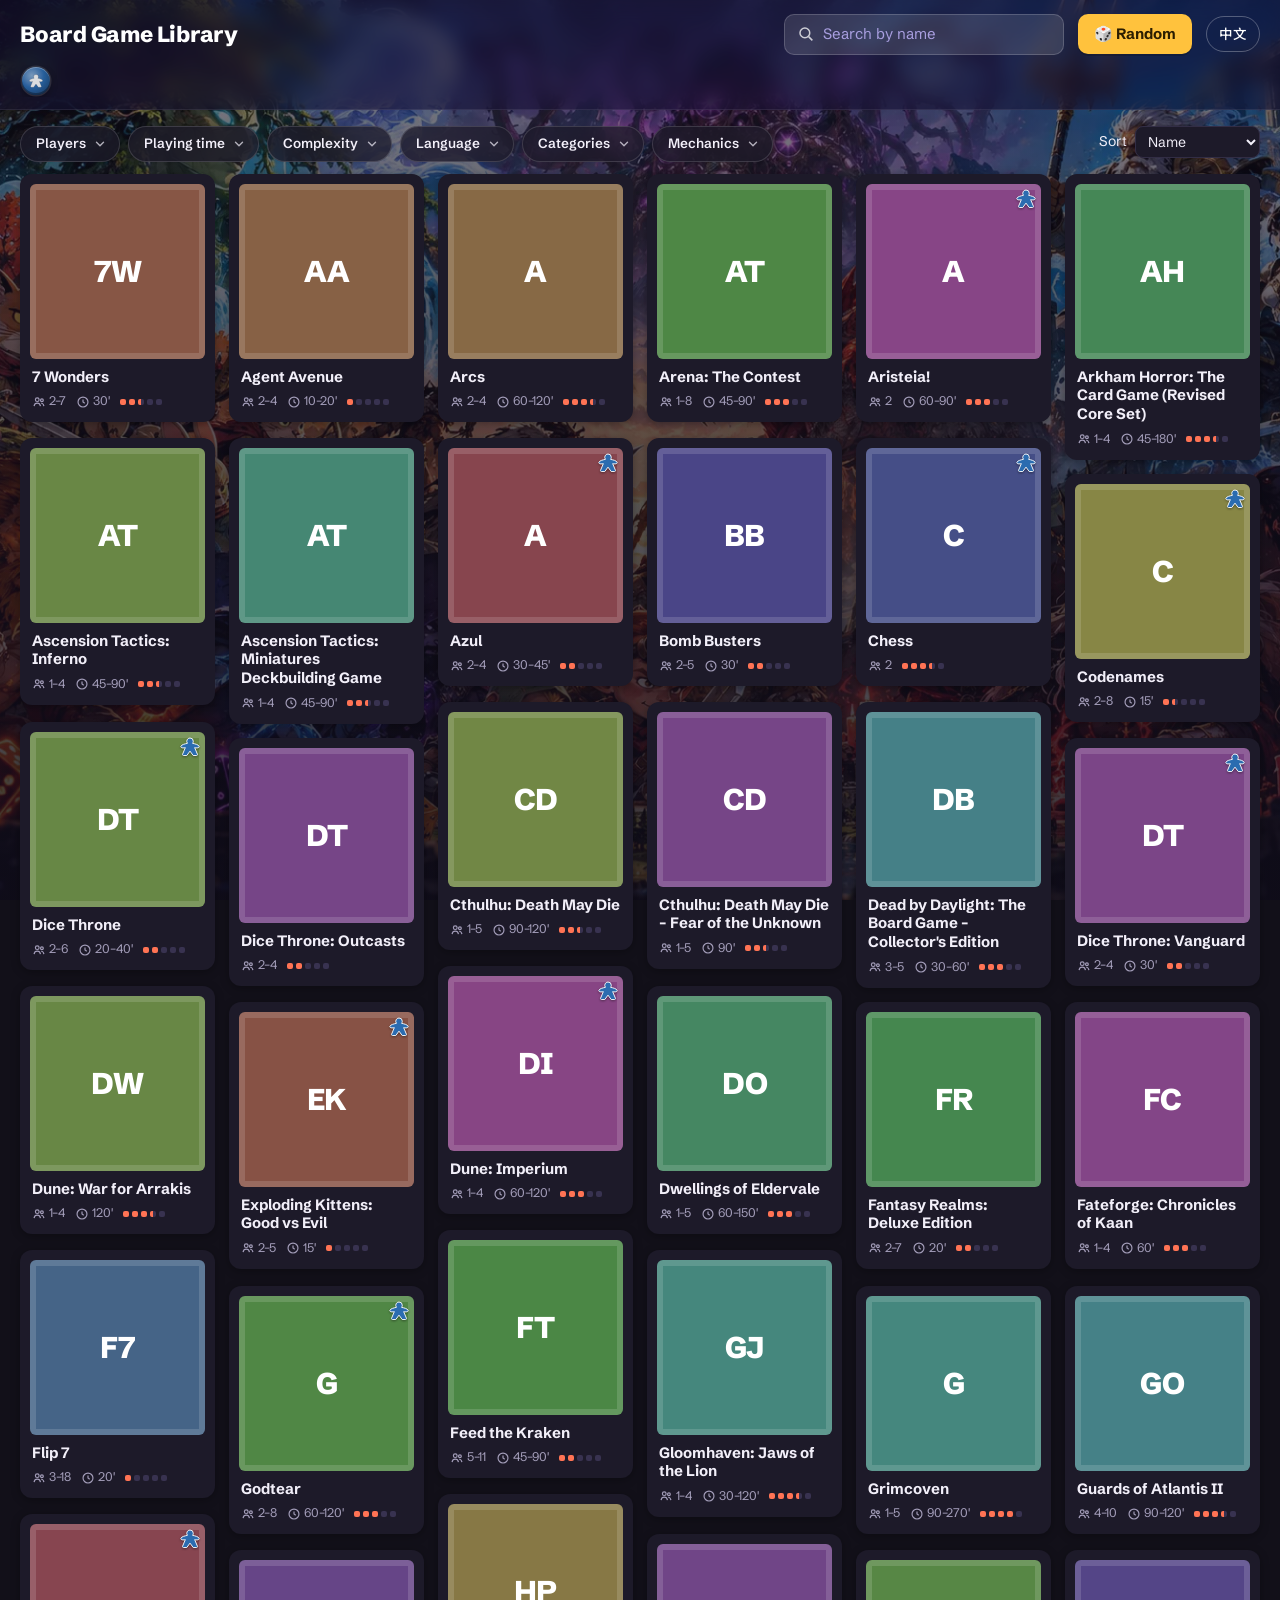
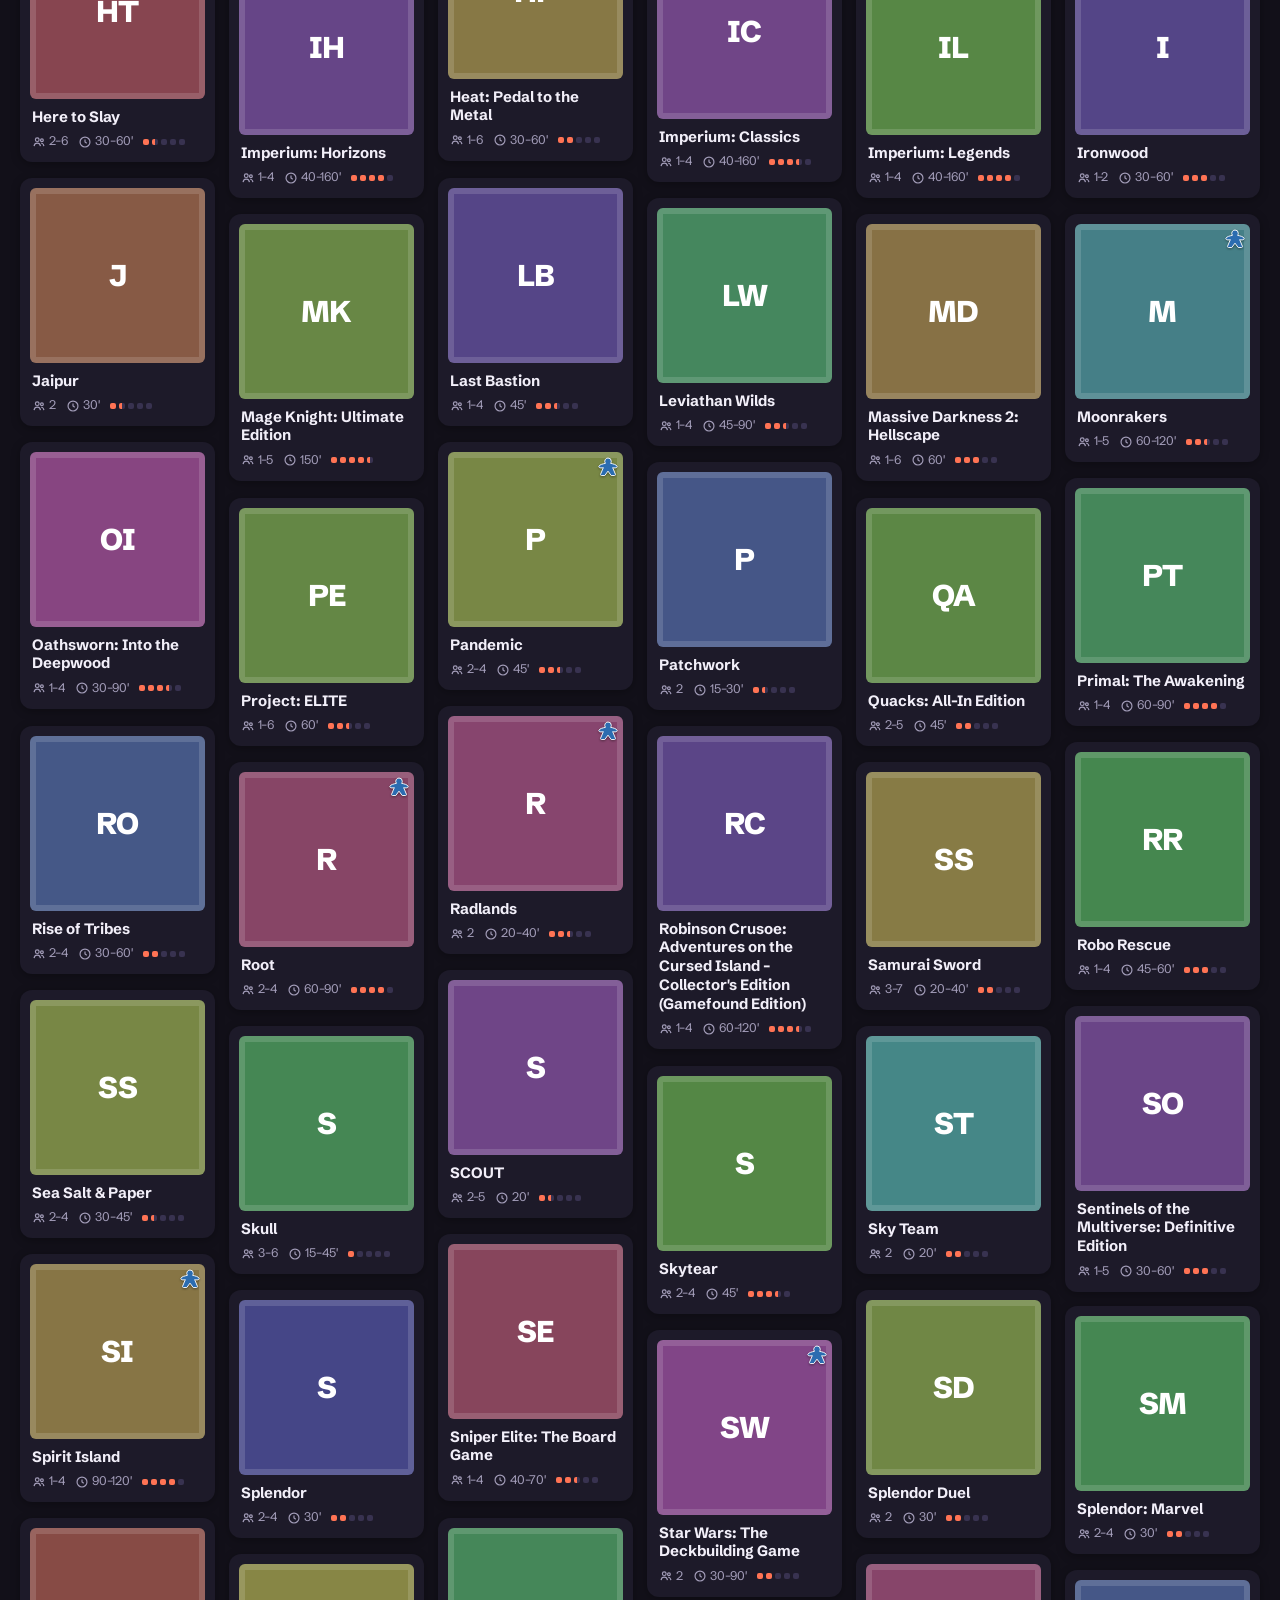
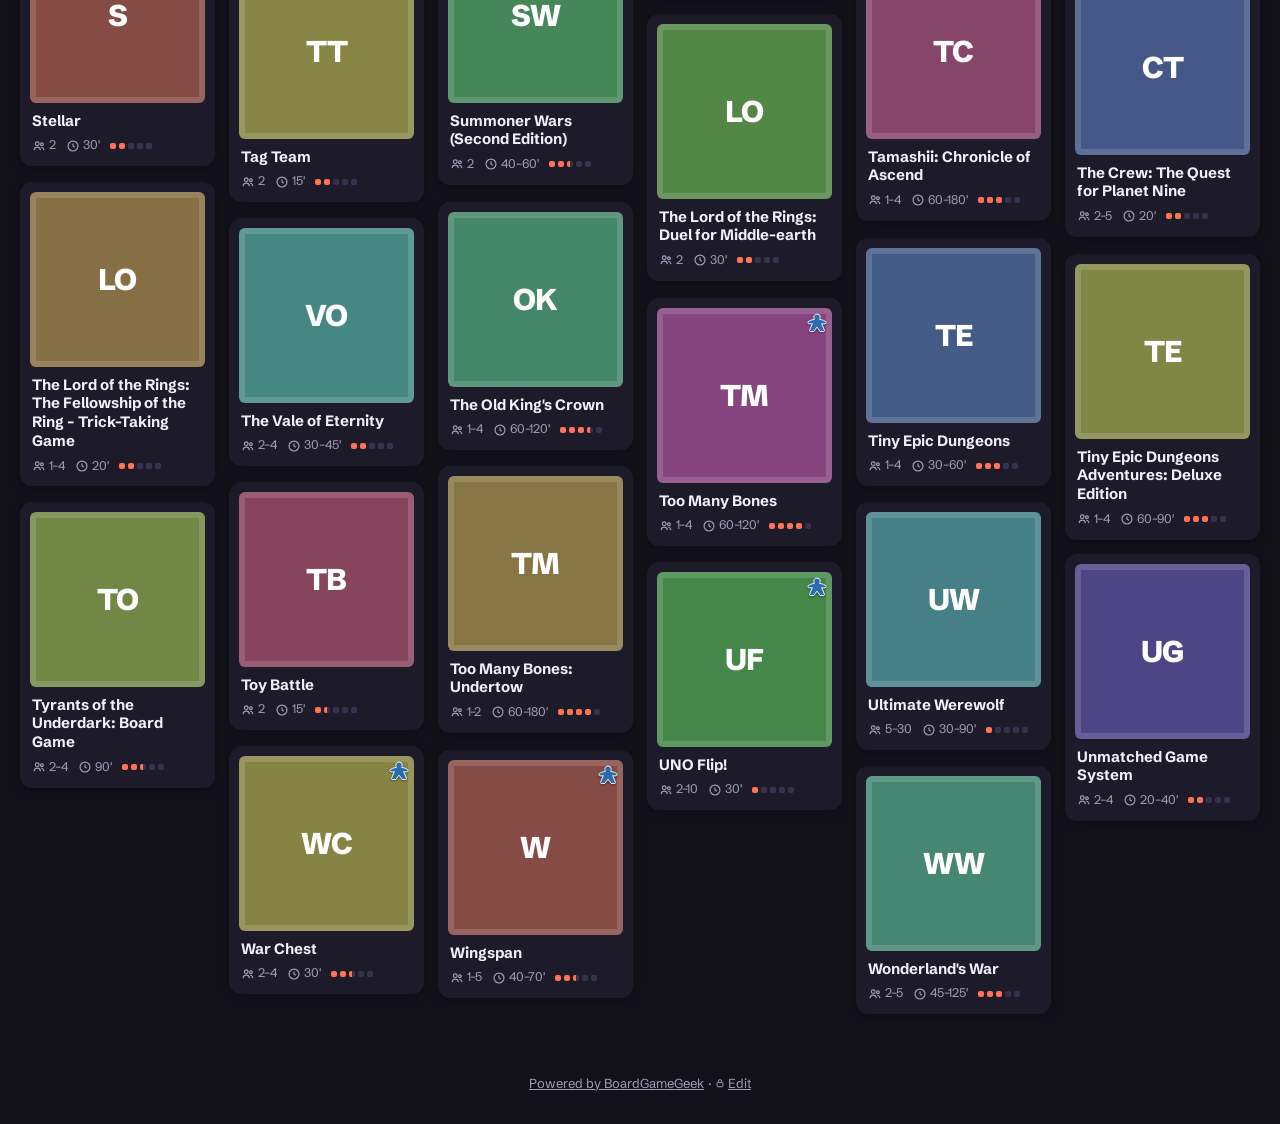
<file: index.html>
<!doctype html>
<html lang="en">
<head>
<meta charset="utf-8">
<meta name="viewport" content="width=device-width, initial-scale=1, viewport-fit=cover">
<title>Board Game Library</title>
<meta name="description" content="Our board game collection: filter by players, play time, complexity and more, or let the dice pick tonight's game.">
<!-- link previews (LINE, Messenger, WhatsApp, Discord…). If the site moves to another address, change SITE in these lines. -->
<meta property="og:type" content="website">
<meta property="og:site_name" content="Board Game Library">
<meta property="og:title" content="Board Game Library">
<meta property="og:description" content="Our shelf, ready for game night. Filter by players, play time and complexity, or let the dice pick.">
<meta property="og:url" content="https://jp2230804.github.io/bglist/">
<meta property="og:image" content="https://jp2230804.github.io/bglist/og-image.jpg">
<meta property="og:image:width" content="1200">
<meta property="og:image:height" content="630">
<meta property="og:image:alt" content="Board Game Library">
<meta property="og:locale" content="en_US">
<meta property="og:locale:alternate" content="zh_TW">
<meta name="twitter:card" content="summary_large_image">
<meta name="twitter:image" content="https://jp2230804.github.io/bglist/og-image.jpg">
<meta name="theme-color" content="#1e1840">
<link rel="apple-touch-icon" href="apple-touch-icon.png">
<link rel="icon" href="data:image/svg+xml,%3Csvg xmlns='http://www.w3.org/2000/svg' viewBox='0 0 64 64'%3E%3Crect width='64' height='64' rx='14' fill='%232a2257'/%3E%3Cpath d='M40 13v24a12 12 0 0 1-24 0' fill='none' stroke='%23ffc23d' stroke-width='9' stroke-linecap='round'/%3E%3C/svg%3E">
<link rel="preconnect" href="https://fonts.googleapis.com">
<link rel="preconnect" href="https://fonts.gstatic.com" crossorigin>
<link href="https://fonts.googleapis.com/css2?family=Schibsted+Grotesk:wght@400;500;700;800&family=Noto+Sans+TC:wght@400;500;700&display=swap" rel="stylesheet">
<link rel="stylesheet" href="style.css?v=17">
</head>
<body>

<header class="top">
  <div class="top-inner">
    <div class="top-row">
      <div class="brand">
        <h1 id="title">Board Game Library</h1>
      </div>
      <label class="search">
        <svg viewBox="0 0 24 24" aria-hidden="true"><circle cx="10.5" cy="10.5" r="6.5"/><path d="m15.5 15.5 5 5"/></svg>
        <input id="q" type="search" autocomplete="off" data-i18n-ph="searchPh" placeholder="Search by name">
      </label>
      <button class="pick" id="pickBtn" type="button"><span aria-hidden="true">🎲</span> <span data-i18n="pick">Random</span></button>
      <div class="header-tools">
        <button class="icon-btn" id="langBtn" type="button" aria-label="Switch language">中文</button>
      </div>
    </div>
    <div class="profile-row" id="profileRow" role="group" aria-label="Friends"></div>
  </div>
</header>

<!-- slim bar that slides in once the big header has scrolled away -->
<div class="minibar" id="minibar" inert>
  <div class="minibar-inner">
    <button class="mini-title" id="toTop" type="button" data-i18n="titleDefault">Board Game Library</button>
    <label class="search">
      <svg viewBox="0 0 24 24" aria-hidden="true"><circle cx="10.5" cy="10.5" r="6.5"/><path d="m15.5 15.5 5 5"/></svg>
      <input id="q2" type="search" autocomplete="off" data-i18n-ph="searchPh" placeholder="Search by name">
    </label>
    <button class="pick" id="pickBtn2" type="button"><span aria-hidden="true">🎲</span> <span class="pick-word" data-i18n="pick">Random</span></button>
  </div>
</div>

<div class="layout">
  <aside class="filters" id="filters" aria-label="Filters">
    <div class="sheet-head">
      <strong data-i18n="filters">Filters</strong>
      <button class="ghost dark" id="closeFilters" type="button" data-i18n="done">Done</button>
    </div>
    <div id="filterBody"></div>
  </aside>

  <main>
    <div class="toolbar">
      <div class="fbar" id="fbar" role="toolbar" aria-label="Filters"></div>
      <div class="toolbar-right">
        <button class="filters-toggle" id="openFilters" type="button"><span data-i18n="filters">Filters</span> <span id="filterBadge"></span></button>
        <label class="sort"><span data-i18n="sortBy">Sort</span>
          <select id="sort"></select>
        </label>
      </div>
    </div>
    <div id="activeChips" class="active-chips"></div>
    <div id="grid" class="grid"></div>
    <div id="empty" class="empty" hidden></div>
  </main>
</div>

<footer>
  <a href="https://boardgamegeek.com" target="_blank" rel="noopener" class="bgg-credit">Powered by BoardGameGeek</a>
  <span class="bgg-credit" aria-hidden="true"> · </span>
  <button class="footer-edit" id="editBtn" type="button"></button>
</footer>

<dialog id="gameDialog" class="dialog"><div id="gameBody"></div></dialog>
<dialog id="profileDialog" class="dialog narrow"><div id="profileBody"></div></dialog>
<dialog id="editDialog" class="dialog narrow"><div id="editBody"></div></dialog>
<dialog id="rollDialog" class="roll" aria-label="Random">
  <div class="reel-wrap"><div class="reel" id="reel"></div><div class="reel-frame" aria-hidden="true"></div></div>
  <p class="roll-label" id="rollLabel" aria-live="polite"></p>
</dialog>
<div class="toast" id="toast" role="status" aria-live="polite" popover="manual"></div>

<script src="app.js?v=17"></script>
</body>
</html>
</file>
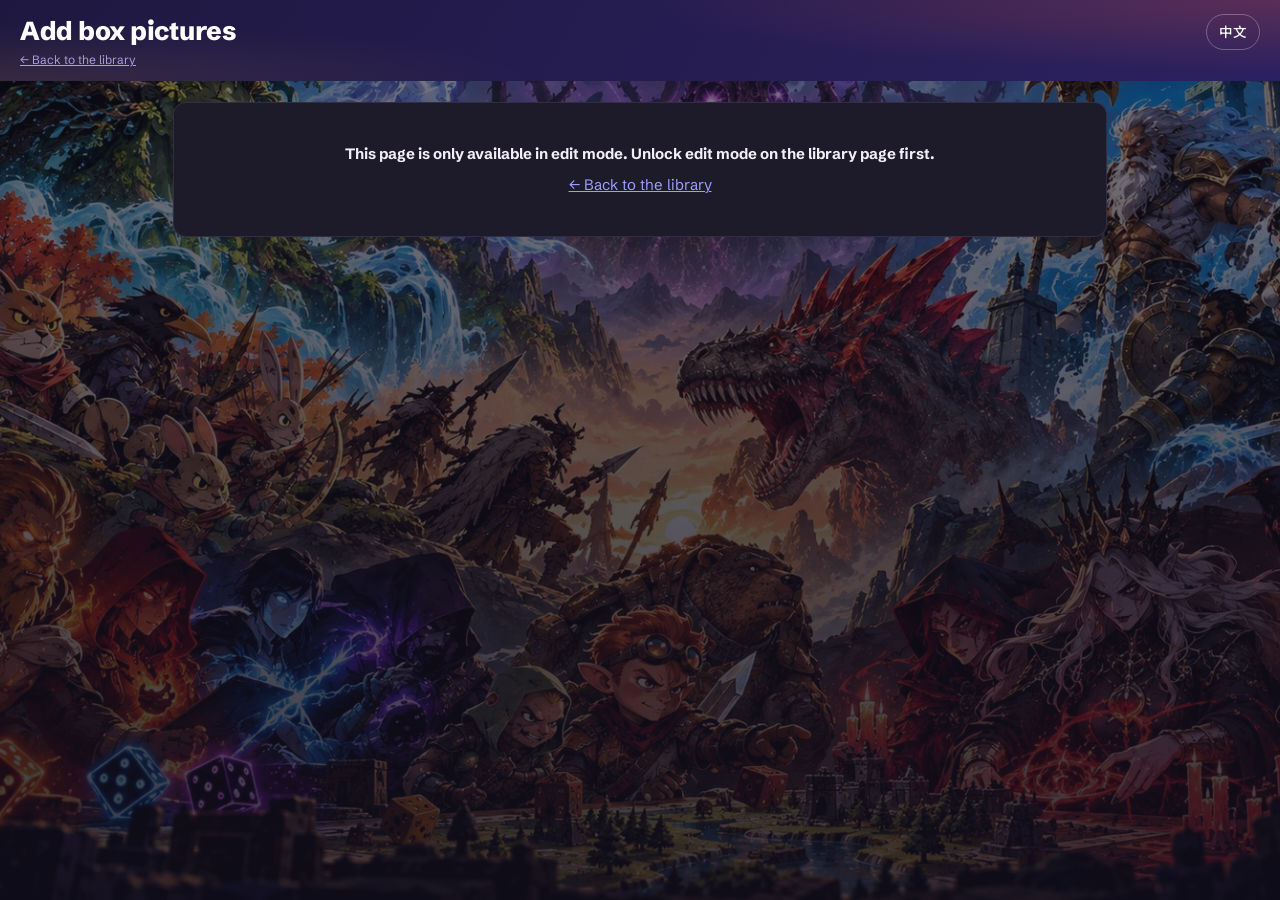
<file: images.html>
<!doctype html>
<html lang="en">
<head>
<meta charset="utf-8">
<meta name="viewport" content="width=device-width, initial-scale=1, viewport-fit=cover">
<title>Add box pictures</title>
<link rel="icon" href="data:image/svg+xml,%3Csvg xmlns='http://www.w3.org/2000/svg' viewBox='0 0 64 64'%3E%3Crect width='64' height='64' rx='14' fill='%232a2257'/%3E%3Cpath d='M40 13v24a12 12 0 0 1-24 0' fill='none' stroke='%23ffc23d' stroke-width='9' stroke-linecap='round'/%3E%3C/svg%3E">
<link rel="preconnect" href="https://fonts.googleapis.com">
<link rel="preconnect" href="https://fonts.gstatic.com" crossorigin>
<link href="https://fonts.googleapis.com/css2?family=Schibsted+Grotesk:wght@400;500;700;800&family=Noto+Sans+TC:wght@400;500;700&display=swap" rel="stylesheet">
<link rel="stylesheet" href="style.css?v=17">
<style>
  .wrap { max-width: 980px; margin: 0 auto; padding: 22px 24px 60px; }
  .howto { background: var(--tile); border-radius: 12px; padding: 16px 20px; box-shadow: 0 0 0 1px var(--line); margin-bottom: 18px; }
  .howto ol { margin: 6px 0 0; padding-left: 20px; }
  .howto li { margin: 3px 0; }
  .howto kbd { background: var(--tile-sunk); border: 1px solid var(--line); border-radius: 4px; padding: 0 5px; font: inherit; font-size: 13px; }
  .bar { position: sticky; top: env(safe-area-inset-top, 0px); z-index: 5; background: var(--page); padding: 10px 0; display: flex; flex-wrap: wrap; gap: 10px; align-items: center; }
  .progress { flex: 1; min-width: 200px; }
  .progress .track { height: 8px; background: var(--pip-off); border-radius: 99px; overflow: hidden; margin-top: 4px; }
  .progress .fill { height: 100%; background: var(--felt); width: 0; transition: width .2s; }
  .progress small { color: var(--ink-soft); }
  .rows { display: flex; flex-direction: column; gap: 8px; }
  .row { display: grid; grid-template-columns: 64px minmax(0, 1fr) auto; gap: 6px 14px; align-items: center; background: var(--tile); border-radius: 11px; padding: 10px 12px; box-shadow: 0 0 0 1px var(--line); scroll-margin-top: 80px; }
  .row.focus { box-shadow: 0 0 0 2px var(--felt); }
  .thumb { width: 64px; height: 64px; border-radius: 7px; background: var(--tile-sunk); display: grid; place-items: center; overflow: hidden; grid-row: span 2; }
  .thumb img { width: 100%; height: 100%; object-fit: contain; }
  .thumb .ph { width: 100%; font-size: 18px; box-shadow: none; border-radius: 7px; }
  .name { font-weight: 700; line-height: 1.25; }
  .name small { font-weight: 400; color: var(--ink-soft); margin-left: 6px; }
  .open { white-space: nowrap; color: var(--ink); font-size: 14px; border: 1.5px solid var(--line); border-radius: 8px; padding: 5px 12px; text-decoration: none; }
  .open:hover { border-color: var(--felt); }
  .input-line { grid-column: 2 / 4; display: flex; gap: 6px; align-items: center; }
  .input-line input { flex: 1; min-width: 0; border: 1.5px solid var(--line); background: var(--tile); border-radius: 8px; padding: 7px 10px; font-size: 14px; }
  .input-line input:focus { border-color: var(--felt); outline: none; }
  .input-line button { border: 0; background: var(--tile-sunk); border-radius: 8px; width: 34px; height: 34px; font-size: 18px; }
  .msg { grid-column: 2 / 4; font-size: 13px; margin-top: -2px; }
  .msg:empty { display: none; }
  .msg.err { color: #b3261e; }
  .msg.warn { color: #8a5a00; }
  .msg.ok { color: var(--felt); }
  .row.done .name::after { content: " ✓"; color: var(--felt); }
  .save { background: var(--tile); border-radius: 12px; padding: 16px 20px; box-shadow: 0 0 0 1px var(--line); margin-top: 22px; }
  .save h2 { margin: 0 0 6px; font-size: 18px; }
  .save p { margin: 0 0 10px; color: var(--ink-soft); }
  .back { color: var(--felt-ink); }
  @media (max-width: 640px) {
    .row { grid-template-columns: 52px minmax(0, 1fr); }
    .thumb { width: 52px; height: 52px; }
    .open { grid-column: 2; justify-self: start; }
    .input-line, .msg { grid-column: 1 / 3; }
    .thumb { grid-row: span 2; }
  }
</style>
</head>
<body>
<header class="felt">
  <div class="felt-inner">
    <div class="title-row">
      <h1 data-t="title">Add box pictures</h1>
      <div class="header-tools"><button class="ghost" id="langBtn" type="button">中文</button></div>
    </div>
    <p class="sync-note"><a class="back" href="./" data-t="back">← Back to the library</a></p>
  </div>
</header>

<div class="wrap">
  <section class="howto">
    <strong data-t="howTitle">How it works</strong>
    <ol>
      <li data-t="how1">Click <b>Open on BGG</b> next to a game. It opens in one shared tab, so you won't pile up tabs.</li>
      <li data-t="how2">On the BGG page, right-click the box picture and choose <kbd>Copy image address</kbd> (on a phone, long-press it).</li>
      <li data-t="how3">Come back here and paste into that game's box. Check the preview, then the next game is selected for you.</li>
      <li data-t="how4">Your progress is saved in this browser as you go. When you're done (or want to stop for now), save the file at the bottom.</li>
    </ol>
  </section>

  <div class="bar">
    <div class="progress"><small id="progressText"></small><div class="track"><div class="fill" id="progressFill"></div></div></div>
    <label class="switch"><input type="checkbox" id="onlyMissing" checked> <span data-t="onlyMissing">Only games without a picture</span></label>
    <label class="switch"><input type="checkbox" id="withExp"> <span data-t="withExp">Include expansions</span></label>
  </div>

  <div class="rows" id="rows"></div>

  <section class="save">
    <h2 data-t="saveTitle">Save to your website</h2>
    <p data-t="saveBody">Pictures you add here only show on this computer until you save them to GitHub. Download the file, then in your bglist repository open the data folder, choose Add file → Upload files, drop in images.json and click Commit changes. Your site shows the pictures a minute or two later.</p>
    <div class="d-actions" style="margin-top:0">
      <button class="btn" type="button" id="download" data-t="download">Download images.json</button>
      <button class="btn light" type="button" id="copy" data-t="copy">Copy as text</button>
      <span id="saveNote" style="color:var(--ink-soft);font-size:14px"></span>
    </div>
  </section>
</div>

<script>
(() => {
"use strict";
const T = {
  en: {
    title: "Add box pictures", back: "← Back to the library", howTitle: "How it works",
    how1: "Click <b>Open on BGG</b> next to a game. It opens in one shared tab, so you won't pile up tabs.",
    how2: "On the BGG page, right-click the box picture and choose <kbd>Copy image address</kbd> (on a phone, long-press it).",
    how3: "Come back here and paste into that game's box. Check the preview, then the next game is selected for you.",
    how4: "Your progress is saved in this browser as you go. When you're done (or want to stop for now), save the file at the bottom.",
    onlyMissing: "Only games without a picture", withExp: "Include expansions",
    progress: "{n} of {total} games have a picture", open: "Open on BGG", ph: "Paste the image address here",
    clear: "Remove picture", saveTitle: "Save to your website",
    saveBody: "Pictures you add here only show on this computer until you save them to GitHub. Download the file, then in your bglist repository open the data folder, choose Add file → Upload files, drop in images.json and click Commit changes. Your site shows the pictures a minute or two later.",
    download: "Download images.json", copy: "Copy as text", copied: "Copied. On GitHub, open data/images.json, click the pencil icon, replace everything with what you copied, and commit.",
    unsaved: "{n} change(s) not saved to GitHub yet.", allSaved: "Everything here matches your website.",
    errPage: "That's the address of a page, not the picture. Right-click the picture itself and choose “Copy image address”.",
    errBad: "That doesn't look like a web address. Right-click the picture and choose “Copy image address”.",
    warnOther: "This isn't a BGG picture link. It will work, but pictures from other sites sometimes disappear.",
    errLoad: "This picture didn't load. Check that you copied the image address, not the page address.",
    ok: "Looks good.", allDone: "Every game has a picture. Don't forget to save below.",
    locked: "This page is only available in edit mode. Unlock edit mode on the library page first.",
  },
  zh: {
    title: "加入封面圖片", back: "← 回到桌遊收藏庫", howTitle: "使用方式",
    how1: "點遊戲旁的 <b>在 BGG 開啟</b>。所有遊戲會在同一個分頁開啟，不會開出一堆分頁。",
    how2: "在 BGG 頁面上，對封面圖片按右鍵，選 <kbd>複製圖片網址</kbd>（手機請長按圖片）。",
    how3: "回到這裡，貼到該遊戲的欄位。確認預覽圖正確後，會自動跳到下一款。",
    how4: "進度會自動存在這個瀏覽器。完成後（或想先暫停時），用最下方的按鈕存檔。",
    onlyMissing: "只顯示還沒有圖片的遊戲", withExp: "包含擴充",
    progress: "{total} 款中已有 {n} 款有圖片", open: "在 BGG 開啟", ph: "在此貼上圖片網址",
    clear: "移除圖片", saveTitle: "儲存到你的網站",
    saveBody: "在這裡加入的圖片，存到 GitHub 之前只會顯示在這台電腦上。請下載檔案，然後在 bglist repository 中打開 data 資料夾，選 Add file → Upload files，放入 images.json 並按 Commit changes。一兩分鐘後網站就會顯示圖片。",
    download: "下載 images.json", copy: "複製文字", copied: "已複製。到 GitHub 打開 data/images.json，點鉛筆圖示，把內容全部換成剛複製的文字，再 commit。",
    unsaved: "有 {n} 項變更還沒存到 GitHub。", allSaved: "這裡的內容和網站一致。",
    errPage: "這是網頁的網址，不是圖片的。請對圖片本身按右鍵，選「複製圖片網址」。",
    errBad: "這看起來不是網址。請對圖片按右鍵，選「複製圖片網址」。",
    warnOther: "這不是 BGG 的圖片連結。可以使用，但其他網站的圖片有時會失效。",
    errLoad: "圖片無法載入。請確認複製的是圖片網址，而不是網頁網址。",
    ok: "沒問題。", allDone: "每款遊戲都有圖片了。別忘了在下方存檔。",
    locked: "這個頁面只在編輯模式下開放。請先在桌遊收藏庫頁面解鎖編輯模式。",
  },
};
let lang = localStorage.getItem("bglist.lang") || (/^zh/i.test(navigator.language) ? "zh" : "en");
const t = (k, v = {}) => (T[lang][k] ?? T.en[k]).replace(/\{(\w+)\}/g, (_, x) => v[x] ?? "");
const $ = s => document.querySelector(s);
const esc = s => String(s ?? "").replace(/[&<>"']/g, c => ({ "&": "&amp;", "<": "&lt;", ">": "&gt;", '"': "&quot;", "'": "&#39;" }[c]));
const DRAFT = "bglist.images.draft";

let games = [], repo = {}, draft = {};
const hue = s => { let h = 0; for (const c of s) h = (h * 31 + c.charCodeAt(0)) >>> 0; return h % 360; };
const initials = n => n.replace(/^(the|a|an)\s+/i, "").split(/[\s:\-]+/).filter(Boolean).slice(0, 2).map(w => w[0]).join("").toUpperCase();
const nameOf = g => (lang === "zh" && g.cjkName) ? g.cjkName : g.name;
const current = id => (id in draft ? draft[id] : repo[id]) || "";
// a game "has a picture" if you set one here, or the BGG sync already provides one
const hasPic = g => !!(current(g.id) || g.image || g.thumb);

function check(url) {
  if (!url) return ["", ""];
  if (!/^https?:\/\//i.test(url)) return ["err", t("errBad")];
  if (/^https?:\/\/(www\.)?boardgamegeek\.com\//i.test(url)) return ["err", t("errPage")];
  if (!/^https:\/\/cf\.geekdo-images\.com\//i.test(url)) return ["warn", t("warnOther")];
  return ["ok", t("ok")];
}

function thumb(g) {
  const mine = current(g.id);
  const src = (mine && check(mine)[0] !== "err" ? mine : "") || g.thumb || g.image;
  return src ? `<img src="${esc(src)}" alt="" loading="lazy" referrerpolicy="no-referrer">`
             : `<div class="ph" style="background:hsl(${hue(g.name)} 32% 40%)">${esc(initials(g.name))}</div>`;
}

function visible() {
  const showExp = $("#withExp").checked, onlyMissing = $("#onlyMissing").checked;
  return games.filter(g => (showExp || g.type !== "expansion") && (!onlyMissing || !hasPic(g) || $(`#r${g.id}`)?.classList.contains("focus")));
}

function render() {
  document.documentElement.lang = lang === "zh" ? "zh-Hant" : "en";
  document.querySelectorAll("[data-t]").forEach(el => el.innerHTML = t(el.dataset.t));
  $("#langBtn").textContent = lang === "zh" ? "English" : "中文";
  const list = visible();
  $("#rows").innerHTML = list.map(g => {
    const url = current(g.id), [kind, msg] = check(url);
    return `<div class="row ${hasPic(g) ? "done" : ""}" id="r${g.id}" data-id="${g.id}">
      <div class="thumb">${thumb(g)}</div>
      <div class="name">${esc(nameOf(g))}${g.year ? `<small>${g.year}</small>` : ""}</div>
      <a class="open" href="https://boardgamegeek.com/boardgame/${g.id}" target="bgg-picture-tab" rel="noopener">${t("open")} ↗</a>
      <div class="input-line"><input type="url" inputmode="url" value="${esc(url)}" placeholder="${t("ph")}" aria-label="${esc(g.name)}">
        <button type="button" title="${t("clear")}" aria-label="${t("clear")}" data-clear>×</button></div>
      <div class="msg ${kind}">${url ? msg : ""}</div>
    </div>`;
  }).join("") || `<p style="text-align:center;color:var(--ink-soft);padding:30px">${t("allDone")}</p>`;
  $("#rows").querySelectorAll(".thumb img").forEach(i => i.addEventListener("error", () => {
    const row = i.closest(".row"); const m = row.querySelector(".msg");
    m.className = "msg err"; m.textContent = t("errLoad");
  }, { once: true }));
  progress();
}

function progress() {
  const pool = games.filter(g => $("#withExp").checked || g.type !== "expansion");
  const n = pool.filter(hasPic).length;
  $("#progressText").textContent = t("progress", { n, total: pool.length });
  $("#progressFill").style.width = (pool.length ? n / pool.length * 100 : 0) + "%";
  const changes = Object.keys(draft).filter(id => (draft[id] || "") !== (repo[id] || "")).length;
  $("#saveNote").textContent = changes ? t("unsaved", { n: changes }) : t("allSaved");
}

function setUrl(id, url) {
  draft[id] = url;
  if ((repo[id] || "") === url) delete draft[id];
  try { localStorage.setItem(DRAFT, JSON.stringify(draft)); } catch { /* storage blocked */ }
}

function updateRow(row) {
  const g = games.find(x => x.id === +row.dataset.id);
  const url = current(g.id), [kind, msg] = check(url);
  row.querySelector(".thumb").innerHTML = thumb(g);
  const img = row.querySelector(".thumb img");
  if (img) img.addEventListener("error", () => { const m = row.querySelector(".msg"); m.className = "msg err"; m.textContent = t("errLoad"); }, { once: true });
  const m = row.querySelector(".msg"); m.className = "msg " + kind; m.textContent = url ? msg : "";
  row.classList.toggle("done", hasPic(g));
  progress();
}

function focusNext(row) {
  let next = row.nextElementSibling;
  while (next && next.classList.contains("done")) next = next.nextElementSibling;
  document.querySelectorAll(".row.focus").forEach(r => r.classList.remove("focus"));
  if (next) {
    next.classList.add("focus");
    next.scrollIntoView({ block: "center", behavior: "smooth" });
    next.querySelector("input").focus({ preventScroll: true });
  }
}

function output() {
  const images = {};
  for (const g of games) { const u = current(g.id); if (u) images[g.id] = u; }
  return JSON.stringify({ images }, null, 2);
}

function bind() {
  const rows = $("#rows");
  rows.addEventListener("focusin", e => {
    const row = e.target.closest(".row"); if (!row) return;
    document.querySelectorAll(".row.focus").forEach(r => r !== row && r.classList.remove("focus"));
    row.classList.add("focus");
  });
  rows.addEventListener("click", e => {
    const row = e.target.closest(".row"); if (!row) return;
    if (e.target.closest("[data-clear]")) { setUrl(row.dataset.id, ""); row.querySelector("input").value = ""; updateRow(row); }
    if (e.target.closest(".open")) { row.classList.add("focus"); }
  });
  rows.addEventListener("input", e => {
    const row = e.target.closest(".row"); if (!row) return;
    setUrl(row.dataset.id, e.target.value.trim());
    updateRow(row);
  });
  rows.addEventListener("paste", e => {
    const row = e.target.closest(".row"); if (!row) return;
    setTimeout(() => {
      const url = e.target.value.trim();
      setUrl(row.dataset.id, url); updateRow(row);
      if (check(url)[0] !== "err") setTimeout(() => focusNext(row), 700);
    }, 0);
  });
  $("#onlyMissing").addEventListener("change", render);
  $("#withExp").addEventListener("change", render);
  $("#langBtn").addEventListener("click", () => { lang = lang === "zh" ? "en" : "zh"; localStorage.setItem("bglist.lang", lang); render(); });
  $("#download").addEventListener("click", () => {
    const a = Object.assign(document.createElement("a"), {
      href: URL.createObjectURL(new Blob([output()], { type: "application/json" })), download: "images.json" });
    document.body.append(a); a.click(); a.remove(); setTimeout(() => URL.revokeObjectURL(a.href), 1000);
  });
  $("#copy").addEventListener("click", async () => {
    try { await navigator.clipboard.writeText(output()); $("#saveNote").textContent = t("copied"); }
    catch { prompt("Copy:", output()); }
  });
}

async function getJSON(u) { try { const r = await fetch(u, { cache: "no-cache" }); return r.ok ? await r.json() : null; } catch { return null; } }
(async () => {
  const [g, im, conf] = await Promise.all([getJSON("data/games.json"), getJSON("data/images.json"), getJSON("data/config.json")]);
  // only available in edit mode (unlock it on the shelf page)
  let saved = ""; try { saved = localStorage.getItem("bglist.edit") || ""; } catch { /* ignore */ }
  const hash = conf?.editPasswordHash || saved;
  if (!saved || saved !== hash) {
    document.querySelector(".wrap").innerHTML = `<section class="howto" style="text-align:center;padding:40px 20px">
      <strong>${t("locked")}</strong><p style="margin:8px 0 0"><a href="./">${t("back")}</a></p></section>`;
    document.querySelectorAll("[data-t]").forEach(el => el.innerHTML = t(el.dataset.t));
    return;
  }
  games = (g?.games || []).slice().sort((a, b) => (a.type === b.type ? 0 : a.type === "base" ? -1 : 1) || a.name.localeCompare(b.name));
  repo = Object.fromEntries(Object.entries(im?.images || {}).map(([k, v]) => [k, v]));
  try { draft = JSON.parse(localStorage.getItem(DRAFT) || "{}"); } catch { draft = {}; }
  // drop draft entries that GitHub already has
  for (const k of Object.keys(draft)) if ((repo[k] || "") === draft[k]) delete draft[k];
  bind(); render();
  // jump straight to a game when opened as images.html#g123
  const m = location.hash.match(/^#g(\d+)$/);
  if (m) {
    $("#onlyMissing").checked = false; if (games.find(x => x.id === +m[1])?.type === "expansion") $("#withExp").checked = true;
    render(); const row = $(`#r${m[1]}`);
    if (row) { row.classList.add("focus"); row.scrollIntoView({ block: "center" }); row.querySelector("input").focus({ preventScroll: true }); }
  }
})();
})();
</script>
</body>
</html>
</file>
<file: style.css>
/* ---------- theme: "game night" ---------- */
:root {
  --head: #2a2257;           /* indigo header */
  --head-2: #3d2f7a;
  --head-ink: #ffffff;
  --head-soft: #c3bbef;
  --page: #dfeafa;
  --tile: #ffffff;
  --tile-sunk: #eaf1fb;
  --ink: #1f1b2e;
  --ink-soft: #6c6680;
  --line: #c9d8ee;
  --accent: #ff5d3a;         /* coral: active filters, pips */
  --accent-ink: #ffffff;
  --mark: #ffc23d;           /* meeple yellow: pick button */
  --pip: var(--accent);
  --pip-off: #d3e0f2;
  --focus: #6a4cff;
  --shadow: 0 1px 2px rgba(31, 27, 46, .06), 0 4px 14px rgba(31, 27, 46, .07);
  --shadow-hover: 0 4px 10px rgba(31, 27, 46, .10), 0 14px 30px rgba(31, 27, 46, .14);
  /* names kept for the picture helper page */
  --felt: var(--head); --felt-ink: var(--head-ink); --felt-soft: var(--head-soft);
  --radius: 12px;
  --font: "Schibsted Grotesk", "Noto Sans TC", system-ui, -apple-system, "Segoe UI", sans-serif;
  color-scheme: dark;
  box-sizing: border-box;
  padding-top: env(safe-area-inset-top, 0px);
  padding-bottom: env(safe-area-inset-bottom, 0px);
}
@media all {
  :root:not([data-theme="light"]) {
    --head: #1e1840; --head-2: #2c2160; --head-soft: #a99fe0;
    --page: #121019; --tile: #1d1a29; --tile-sunk: #262236; --ink: #f2eff9; --ink-soft: #a39db9;
    --line: #322d45; --accent: #ff7354; --pip-off: #383250; --focus: #9d86ff;
    --shadow: 0 1px 2px rgba(0,0,0,.4); --shadow-hover: 0 10px 28px rgba(0,0,0,.55);
  }
}
:root[data-theme="dark"] {
  --head: #1e1840; --head-2: #2c2160; --head-soft: #a99fe0;
  --page: #121019; --tile: #1d1a29; --tile-sunk: #262236; --ink: #f2eff9; --ink-soft: #a39db9;
  --line: #322d45; --accent: #ff7354; --pip-off: #383250; --focus: #9d86ff;
  --shadow: 0 1px 2px rgba(0,0,0,.4); --shadow-hover: 0 10px 28px rgba(0,0,0,.55);
}

*, *::before, *::after { box-sizing: inherit; }
html { scroll-padding-top: env(safe-area-inset-top, 0px); }
body { margin: 0; background: var(--page); color: var(--ink); font: 15px/1.5 var(--font); -webkit-font-smoothing: antialiased; }
button, input, select { font: inherit; color: inherit; }
button { cursor: pointer; }
:focus-visible { outline: 3px solid var(--focus); outline-offset: 2px; }
img { max-width: 100%; }
[hidden] { display: none !important; }
body:not(.editing) .edit-only { display: none !important; }

/* ---------- header ---------- */
.top, .felt {
  background:
    radial-gradient(90% 160% at 100% 0%, rgba(255, 93, 58, .22), transparent 55%),
    radial-gradient(70% 120% at 0% 100%, rgba(255, 194, 61, .10), transparent 60%),
    linear-gradient(120deg, var(--head), var(--head-2));
  color: var(--head-ink);
}
.top-inner, .felt-inner { max-width: 1480px; margin: 0 auto; padding: 14px 20px 12px; }
.top-row { display: flex; align-items: center; gap: 14px; }
.brand { min-width: 0; flex: 0 1 auto; }
h1 { margin: 0; font-size: 22px; line-height: 1.15; font-weight: 800; letter-spacing: -.01em; white-space: nowrap; overflow: hidden; text-overflow: ellipsis; }
.felt h1 { font-size: 26px; }
.title-row { display: flex; align-items: center; justify-content: space-between; gap: 12px; }
.sync-note { margin: 1px 0 0; color: var(--head-soft); font-size: 12px; white-space: nowrap; overflow: hidden; text-overflow: ellipsis; }
.sync-note a { color: inherit; }
.search {
  flex: 0 1 280px; margin-left: auto; min-width: 160px; display: flex; align-items: center; gap: 8px;
  background: rgba(255,255,255,.12); border: 1.5px solid rgba(255,255,255,.18);
  border-radius: 10px; padding: 0 12px; min-height: 40px; color: var(--head-ink);
}
.search svg { width: 18px; height: 18px; fill: none; stroke: currentColor; stroke-width: 2; flex: none; opacity: .75; }
.search input { border: 0; outline: 0; background: transparent; width: 100%; font-size: 15px; padding: 8px 0; color: inherit; }
.search input::placeholder { color: var(--head-soft); }
.search:focus-within { background: var(--tile); color: var(--ink); border-color: var(--mark); }
.search:focus-within input::placeholder { color: var(--ink-soft); }
.pick {
  border: 0; border-radius: 10px; background: var(--mark); color: #2b1d00; font-weight: 700;
  padding: 0 16px; min-height: 40px; white-space: nowrap; box-shadow: 0 2px 0 rgba(0,0,0,.18);
}
.pick:hover { filter: brightness(1.06); }
.pick:active { transform: translateY(1px); box-shadow: none; }
.header-tools { display: flex; gap: 6px; }
.icon-btn, .ghost {
  background: transparent; border: 1.5px solid rgba(255,255,255,.28); color: var(--head-ink);
  border-radius: 999px; padding: 0 12px; height: 36px; font-weight: 500; font-size: 13.5px; white-space: nowrap;
  display: inline-flex; align-items: center; gap: 6px;
}
.icon-btn:hover, .ghost:hover { border-color: var(--head-ink); }
.icon-btn svg { width: 16px; height: 16px; fill: none; stroke: currentColor; stroke-width: 2; }
.icon-btn.on { background: var(--mark); color: #2b1d00; border-color: var(--mark); }
.ghost.dark { color: var(--ink); border-color: var(--line); }

/* friend tokens */
.profile-row { display: flex; gap: 6px; margin-top: 10px; align-items: center; overflow-x: auto; scrollbar-width: none; }
.profile-row::-webkit-scrollbar { display: none; }
.profile-row:empty { display: none; }
.token {
  flex: none; display: inline-flex; align-items: center; gap: 6px;
  padding: 3px 12px 3px 6px; border-radius: 999px; font-size: 14px;
  border: 1.5px solid rgba(255,255,255,.2); background: rgba(0,0,0,.14); color: var(--head-ink); font-weight: 500;
}
.token svg { width: 20px; height: 20px; flex: none; }
.token:hover { border-color: rgba(255,255,255,.55); }
.token[aria-pressed="true"] { background: var(--head-ink); color: var(--head); border-color: var(--head-ink); }
.token.add { padding: 3px 12px; border-style: dashed; background: transparent; }
.profile-mode { flex: none; display: inline-flex; gap: 2px; margin-left: 6px; background: rgba(0,0,0,.18); border-radius: 999px; padding: 2px; }
.profile-mode button { border: 0; background: transparent; color: var(--head-soft); padding: 2px 11px; border-radius: 999px; font-size: 13.5px; }
.profile-mode button[aria-pressed="true"] { color: #2b1d00; background: var(--mark); font-weight: 700; }

/* ---------- layout ---------- */
.layout { max-width: 1480px; margin: 0 auto; padding: 16px 20px 36px; display: grid; grid-template-columns: 200px 1fr; gap: 22px; align-items: start; }
main { min-width: 0; }
.filters { position: sticky; top: calc(10px + env(safe-area-inset-top, 0px)); max-height: calc(100vh - 20px); overflow: auto; padding-right: 2px; scrollbar-width: thin; }
.sheet-head { display: none; }
.fgroup { padding: 0 0 11px; border-bottom: 1px solid var(--line); margin-bottom: 11px; }
.fgroup:last-child { border-bottom: 0; }
.fgroup h3 { font-size: 11.5px; margin: 0 0 6px; font-weight: 700; text-transform: uppercase; letter-spacing: .06em; color: var(--ink-soft); }
.chips { display: flex; flex-wrap: wrap; gap: 4px; }
.chip {
  border: 1.5px solid var(--line); background: var(--tile); border-radius: 999px;
  padding: 1px 9px; font-size: 12.5px; line-height: 1.6;
}
.chip:hover { border-color: var(--accent); }
.chip[aria-pressed="true"] { background: var(--accent); border-color: var(--accent); color: var(--accent-ink); }
.chip .n { color: var(--ink-soft); font-size: 11px; margin-left: 3px; }
.chip[aria-pressed="true"] .n { color: rgba(255,255,255,.8); }
.chip.num { min-width: 30px; text-align: center; padding: 1px 0; font-variant-numeric: tabular-nums; }
.seg { display: flex; background: var(--tile-sunk); border-radius: 8px; padding: 2px; margin-top: 6px; }
.seg button { flex: 1 1 auto; border: 0; background: transparent; border-radius: 6px; padding: 2px 3px; font-size: 11.5px; color: var(--ink-soft); white-space: nowrap; }
.seg button[aria-pressed="true"] { background: var(--tile); color: var(--ink); font-weight: 700; box-shadow: 0 1px 2px rgba(0,0,0,.12); }
.linkish { border: 0; background: none; padding: 0; color: var(--ink-soft); text-decoration: underline; font-size: 12.5px; margin-top: 6px; }
.switch { display: flex; align-items: center; gap: 8px; font-size: 13.5px; }
.switch input { width: 16px; height: 16px; accent-color: var(--accent); }
.edit-tools { display: flex; flex-direction: column; gap: 9px; }
.side-link { color: var(--ink); font-size: 13.5px; text-decoration: none; }
.side-link:hover { text-decoration: underline; }

.toolbar { display: flex; align-items: center; justify-content: space-between; gap: 12px; margin-bottom: 10px; }
.toolbar p { margin: 0; color: var(--ink-soft); }
.toolbar p b { color: var(--ink); }
.toolbar-right { display: flex; gap: 8px; align-items: center; }
.sort { display: flex; align-items: center; gap: 8px; font-size: 14px; color: var(--ink-soft); }
.sort select, .filters-toggle { border: 1.5px solid var(--line); background: var(--tile); border-radius: 8px; padding: 5px 8px; color: var(--ink); }
.filters-toggle { display: none; padding: 5px 12px; }
#filterBadge:not(:empty) { background: var(--accent); color: #fff; border-radius: 999px; padding: 0 7px; font-size: 12px; margin-left: 4px; }
.active-chips { display: flex; flex-wrap: wrap; gap: 6px; margin-bottom: 12px; align-items: center; }
.active-chips:empty { display: none; }
.active-chips .chip { font-size: 13px; padding: 2px 10px; }
.active-chips .chip::after { content: " ×"; }

/* ---------- cards: masonry, each card sized to its picture and title ---------- */
.grid { display: grid; grid-template-columns: repeat(auto-fill, minmax(172px, 1fr)); grid-auto-rows: 4px; column-gap: 14px; align-items: start; }
.card {
  display: block; width: 100%; text-align: left; border: 0; padding: 0; margin-bottom: 14px;
  background: var(--tile); border-radius: var(--radius); overflow: hidden; box-shadow: var(--shadow);
  position: relative; transition: transform .15s ease, box-shadow .15s ease;
}
.card:hover { transform: translateY(-3px); box-shadow: var(--shadow-hover); }
.cover { padding: 10px 10px 0; }
.cover img { display: block; width: 100%; height: auto; border-radius: 6px; background: var(--tile-sunk); }
.ph {
  width: 100%; aspect-ratio: 1; border-radius: 6px; display: grid; place-items: center; text-align: center;
  color: #fff; font-weight: 800; font-size: 30px; letter-spacing: -.02em;
  box-shadow: inset 0 0 0 6px rgba(255,255,255,.14);
}
.card .meta { padding: 9px 12px 11px; }
.card h2 { font-size: 15px; line-height: 1.25; margin: 0; font-weight: 700; }
.card .sub { font-size: 12.5px; color: var(--ink-soft); margin-top: 1px; }
.facts { display: flex; flex-wrap: wrap; gap: 3px 10px; font-size: 12.5px; color: var(--ink-soft); margin-top: 6px; align-items: center; }
.facts span { display: inline-flex; align-items: center; gap: 3px; white-space: nowrap; }
.facts svg { width: 14px; height: 14px; fill: none; stroke: currentColor; stroke-width: 2; }
.facts .hl { background: var(--accent); color: var(--accent-ink); font-weight: 700; padding: 0 8px 0 7px; border-radius: 999px; line-height: 1.6; }
.facts .hl svg { stroke: currentColor; }
.pips { display: inline-flex; gap: 2px; }
.pips i { width: 6px; height: 6px; border-radius: 2px; background: var(--pip-off); display: block; }
.pips i.on { background: var(--pip); }
.pips i.half { background: linear-gradient(90deg, var(--pip) 50%, var(--pip-off) 50%); }
.tag-exp { position: absolute; top: 16px; left: 16px; background: var(--ink); color: var(--tile); font-size: 11px; font-weight: 700; padding: 1px 8px; border-radius: 999px; }
.played-badges { position: absolute; top: 14px; right: 14px; display: flex; }
.played-badges svg { width: 22px; height: 22px; filter: drop-shadow(0 1px 1px rgba(0,0,0,.4)); margin-left: -6px; }

.empty { text-align: center; padding: 60px 20px; color: var(--ink-soft); }
.empty h2 { color: var(--ink); margin: 0 0 6px; font-size: 20px; }
.empty button { margin-top: 12px; }
.btn { border: 0; border-radius: 9px; padding: 8px 16px; font-weight: 700; background: var(--accent); color: var(--accent-ink); }
.btn:hover { filter: brightness(1.05); }
.btn.light { background: var(--tile-sunk); color: var(--ink); }
.btn.warn { background: transparent; color: #d93025; padding: 8px 6px; font-weight: 500; text-decoration: underline; }

footer { text-align: center; padding: 6px 0 30px; }
.bgg-credit { color: var(--ink-soft); font-size: 13px; }
.footer-edit {
  -webkit-appearance: none; appearance: none; border: 0; background: none; padding: 0; margin: 0;
  font: inherit; font-size: 13px; line-height: inherit; color: var(--ink-soft); text-decoration: underline;
  display: inline-flex; align-items: baseline; gap: 3px; vertical-align: baseline;
}
.footer-edit:hover { color: var(--ink); }
.footer-edit svg { width: 10px; height: 10px; fill: none; stroke: currentColor; stroke-width: 2.4; align-self: center; }

/* ---------- dialogs ---------- */
.dialog { border: 0; padding: 0; border-radius: 16px; width: min(880px, calc(100vw - 24px)); max-height: calc(100vh - 32px); background: var(--tile); color: var(--ink); box-shadow: 0 24px 60px rgba(0,0,0,.4); }
.dialog.narrow { width: min(560px, calc(100vw - 24px)); }
.dialog::backdrop { background: rgba(18, 12, 40, .6); backdrop-filter: blur(2px); }
.dialog[open] { animation: rise .18s ease-out; }
@keyframes rise { from { transform: translateY(10px); opacity: 0; } }
.d-close { position: absolute; top: 10px; right: 10px; width: 36px; height: 36px; border-radius: 50%; border: 0; background: var(--tile-sunk); font-size: 20px; line-height: 1; z-index: 2; }
.d-game { display: grid; grid-template-columns: 300px 1fr; }
.d-game .cover { padding: 24px; background: var(--tile-sunk); }
.d-game .cover img { max-height: 440px; width: 100%; object-fit: contain; background: transparent; box-shadow: 0 8px 20px rgba(0,0,0,.2); }
.d-main { padding: 24px 26px 26px; min-width: 0; }
.d-main h2 { margin: 0 40px 0 0; font-size: 26px; line-height: 1.15; font-weight: 800; letter-spacing: -.01em; }
.d-main .sub { color: var(--ink-soft); margin: 4px 0 0; }
.stats { display: grid; grid-template-columns: repeat(auto-fill, minmax(118px, 1fr)); gap: 8px; margin: 16px 0; }
.stat { background: var(--tile-sunk); border-radius: 9px; padding: 8px 11px; }
.stat b { display: block; font-size: 16px; }
.stat small { color: var(--ink-soft); font-size: 12.5px; }
.d-main h3 { font-size: 14px; margin: 18px 0 8px; }
.desc { white-space: pre-line; max-width: 68ch; font-size: 14.5px; line-height: 1.6; }
.desc.clamp { display: -webkit-box; -webkit-line-clamp: 6; -webkit-box-orient: vertical; overflow: hidden; }
.played-list { display: flex; flex-direction: column; gap: 6px; }
.played-item { display: flex; align-items: center; gap: 10px; padding: 6px 10px; border-radius: 9px; background: var(--tile-sunk); }
.played-item svg { width: 22px; height: 22px; flex: none; }
.played-item .who { font-weight: 700; }
.played-item .when { color: var(--ink-soft); font-size: 13px; flex: 1; }
.played-item label { display: flex; align-items: center; gap: 6px; font-size: 13.5px; }
.played-item input { width: 18px; height: 18px; accent-color: var(--accent); }
.played-chips { display: flex; flex-wrap: wrap; gap: 6px; }
.played-chips span { display: inline-flex; align-items: center; gap: 5px; background: var(--tile-sunk); border-radius: 999px; padding: 2px 10px 2px 4px; font-size: 13.5px; font-weight: 500; }
.played-chips svg { width: 20px; height: 20px; }
.d-actions { display: flex; flex-wrap: wrap; gap: 14px; margin-top: 22px; align-items: center; }
.d-actions a { color: var(--ink); }
.minis { display: flex; flex-wrap: wrap; gap: 8px; }
.mini { display: flex; gap: 8px; align-items: center; border: 1.5px solid var(--line); border-radius: 9px; padding: 4px 10px 4px 4px; background: var(--tile); font-size: 13.5px; text-align: left; }
.mini img, .mini .ph { width: 34px; height: 34px; object-fit: contain; font-size: 13px; box-shadow: none; border-radius: 5px; }

.p-body { padding: 24px; }
.p-body h2 { margin: 0 0 4px; font-size: 22px; }
.p-body > p { color: var(--ink-soft); margin: 0 0 16px; font-size: 14px; }
.p-row { border: 1.5px solid var(--line); border-radius: 11px; padding: 12px; margin-bottom: 10px; display: grid; gap: 8px; }
.p-row .line { display: flex; gap: 8px; align-items: center; }
.p-row .line > svg { width: 28px; height: 28px; flex: none; }
.p-row label { display: block; }
.p-row label input[type=text] { width: 100%; }
.p-row input[type=text], .p-body input[type=password] { flex: 1; border: 1.5px solid var(--line); background: var(--tile); border-radius: 8px; padding: 7px 10px; min-width: 0; }
.p-body input[type=password] { width: 100%; font-size: 16px; }
.p-body .field { display: block; margin-bottom: 12px; }
.p-body .field small { display: block; color: var(--ink-soft); font-size: 13px; margin-bottom: 4px; }
.p-body .err { color: #d93025; font-size: 13.5px; margin: 0 0 10px; }
.p-row label small { color: var(--ink-soft); display: block; font-size: 12.5px; margin-bottom: 3px; }
.colors { display: flex; gap: 4px; flex-wrap: wrap; }
.colors button { width: 26px; height: 26px; border-radius: 50%; border: 2px solid transparent; padding: 0; display: grid; place-items: center; background: transparent; }
.colors button[aria-pressed="true"] { border-color: var(--ink); }
.colors svg { width: 20px; height: 20px; }
.suggest { display: flex; flex-wrap: wrap; gap: 4px; align-items: center; }
.p-foot { display: flex; flex-wrap: wrap; gap: 8px; margin-top: 16px; padding-top: 14px; border-top: 1px solid var(--line); align-items: center; }
.notice { background: color-mix(in srgb, var(--mark) 25%, var(--tile)); border-radius: 9px; padding: 9px 12px; font-size: 13.5px; margin-bottom: 14px; }

/* ---------- responsive ---------- */
@media (max-width: 900px) {
  .top-row { flex-wrap: wrap; gap: 10px; }
  .brand { flex: 1 1 0; min-width: 0; order: 1; }
  .header-tools { order: 2; }
  .search { order: 3; flex: 1 1 100%; margin-left: 0; }
  .pick { order: 4; flex: 1; }
  .layout { grid-template-columns: 1fr; padding: 12px 12px 30px; }
  .top-inner, .felt-inner { padding: 12px 12px 10px; }
  .filters {
    position: fixed; inset: auto 0 0 0; top: auto; max-height: 80vh; z-index: 20;
    background: var(--tile); border-radius: 16px 16px 0 0; padding: 0 16px calc(16px + env(safe-area-inset-bottom, 0px));
    box-shadow: 0 -10px 40px rgba(0,0,0,.3); transform: translateY(105%); transition: transform .22s ease-out;
  }
  .filters.open { transform: none; }
  .sheet-head { display: flex; justify-content: space-between; align-items: center; position: sticky; top: 0; background: var(--tile); padding: 12px 0 8px; z-index: 1; }
  .filters-toggle { display: inline-block; }
  .grid { grid-template-columns: repeat(auto-fill, minmax(145px, 1fr)); column-gap: 10px; }
  .card { margin-bottom: 10px; }
  .card .meta { padding: 8px 10px 10px; }
  .cover { padding: 8px 8px 0; }
  .d-game { grid-template-columns: 1fr; }
  .d-game .cover { padding: 16px; }
  .d-game .cover img { max-height: 260px; }
  .d-main { padding: 18px; }
  .sort span { display: none; }
}
@media (prefers-reduced-motion: reduce) {
  *, *::before, *::after { animation: none !important; transition: none !important; }
}

/* ---------- artwork ---------- */
:root { --veil-top: rgba(214, 228, 248, .68); --veil-bottom: rgba(223, 234, 250, .90); }
@media all { :root:not([data-theme="light"]) { --veil-top: rgba(18, 15, 30, .55); --veil-bottom: rgba(18, 15, 30, .82); } }
:root[data-theme="dark"] { --veil-top: rgba(18, 15, 30, .55); --veil-bottom: rgba(18, 15, 30, .82); }

/* Desktop: the art sits behind the whole page and stays still while the games scroll */
@media (min-width: 901px) {
  body { background: var(--page); }
  body::before {
    content: ""; position: fixed; inset: 0; z-index: -1; pointer-events: none;
    background: linear-gradient(180deg, var(--veil-top), var(--veil-bottom)), url(header.webp) center 45% / cover;
  }
  .top {
    background: rgba(20, 15, 48, .55);
    -webkit-backdrop-filter: blur(10px) saturate(1.2); backdrop-filter: blur(10px) saturate(1.2);
    border-bottom: 1px solid rgba(255, 255, 255, .08);
  }
  .layout { grid-template-columns: 218px 1fr; }
  .filters {
    background: color-mix(in srgb, var(--tile) 72%, transparent);
    -webkit-backdrop-filter: blur(12px); backdrop-filter: blur(12px);
    border-radius: 14px; padding: 14px 12px 4px;
    box-shadow: 0 0 0 1px color-mix(in srgb, var(--line) 60%, transparent);
  }
  .toolbar .sort { color: var(--ink); }
  .card { box-shadow: 0 2px 10px rgba(0, 0, 0, .3); }
  .card:hover { box-shadow: 0 10px 28px rgba(0, 0, 0, .45); }
}

/* Phone: the art is a banner behind the header */
@media (max-width: 900px) {
  .top {
    background:
      linear-gradient(180deg, rgba(14, 10, 34, .75) 0%, rgba(14, 10, 34, .25) 45%, rgba(14, 10, 34, .9) 100%),
      url(header-800.webp) center 40% / cover;
  }
  .top-inner { min-height: 230px; display: flex; flex-direction: column; justify-content: space-between; }
  .top h1 { font-size: 24px; text-shadow: 0 2px 12px rgba(0, 0, 0, .7); }
  .top .sync-note { color: #e6e0ff; text-shadow: 0 1px 6px rgba(0, 0, 0, .8); }
  .top .search { background: rgba(12, 9, 30, .55); -webkit-backdrop-filter: blur(6px); backdrop-filter: blur(6px); border-color: rgba(255, 255, 255, .25); }
  .top .icon-btn, .top .token { background: rgba(12, 9, 30, .5); -webkit-backdrop-filter: blur(6px); backdrop-filter: blur(6px); }
  .top .token[aria-pressed="true"] { background: var(--head-ink); }
}

/* ---------- game window: box art flies in from its card ---------- */
#gameDialog { background: transparent; box-shadow: none; overflow: auto; }
#gameBody { position: relative; background: var(--tile); border-radius: 16px; overflow: hidden; box-shadow: 0 24px 60px rgba(0, 0, 0, .4); }
#gameDialog.flip[open] { animation: none; }
#gameDialog.flip::backdrop { animation: veil-in .3s ease-out; }
@keyframes veil-in { from { opacity: 0; } }
.flyer { position: fixed; margin: 0; z-index: 10; pointer-events: none; object-fit: contain; border-radius: 6px; box-shadow: 0 18px 40px rgba(0, 0, 0, .35); }
.flyer.ph { display: grid; }

.tag { display: inline-block; background: var(--tile-sunk); border-radius: 999px; padding: 2px 10px; font-size: 12.5px; color: var(--ink-soft); }

/* folding filter groups */
.fold-head {
  width: 100%; display: flex; align-items: center; gap: 8px; border: 0; background: none; padding: 2px 0; margin: 0;
  font-size: 11.5px; font-weight: 700; text-transform: uppercase; letter-spacing: .06em; color: var(--ink-soft); text-align: left;
}
.fold-head > span:first-child { flex: 1; }
.fold-head:hover { color: var(--ink); }
.fold-head svg { width: 16px; height: 16px; fill: none; stroke: currentColor; stroke-width: 2.4; stroke-linecap: round; stroke-linejoin: round; transition: transform .18s ease; flex: none; }
.fold.open .fold-head svg { transform: rotate(180deg); }
.fold.open .fold-head { margin-bottom: 6px; }
.fold:not(.open) { padding-bottom: 9px; }
.fold-count { background: var(--accent); color: var(--accent-ink); border-radius: 999px; font-size: 11px; letter-spacing: 0; padding: 0 7px; line-height: 1.6; }

/* ---------- number of players: segmented track ---------- */
.h-sum { display: flex; justify-content: space-between; align-items: baseline; gap: 6px; }
.h-sum > span { white-space: nowrap; }
.h-sum em { font-style: normal; text-transform: none; letter-spacing: 0; color: var(--accent); font-size: 12px; font-weight: 700; white-space: nowrap; }
.ptrack {
  display: grid; grid-template-columns: repeat(8, 1fr); gap: 2px; padding: 3px; border-radius: 11px;
  background: rgba(0, 0, 0, .28); box-shadow: inset 0 1px 3px rgba(0, 0, 0, .45), 0 0 0 1px rgba(255, 255, 255, .06);
}
.ptrack button {
  border: 0; background: transparent; color: var(--ink-soft); height: 30px; border-radius: 8px; padding: 0;
  font-size: 13px; font-weight: 600; font-variant-numeric: tabular-nums; transition: color .15s, background .15s, box-shadow .15s;
}
.ptrack button:hover { color: var(--ink); background: rgba(255, 255, 255, .07); }
.ptrack button[aria-pressed="true"] {
  color: #fff; background: linear-gradient(180deg, #ff8a6b, #ff5d3a);
  box-shadow: inset 0 0 0 1px rgba(255, 255, 255, .18), 0 3px 12px rgba(255, 93, 58, .45);
}
.pslide { position: relative; display: flex; margin-top: 8px; padding: 3px; border-radius: 999px; background: rgba(0, 0, 0, .22); }
.pslide i { position: absolute; top: 3px; bottom: 3px; left: 3px; width: 0; border-radius: 999px; background: rgba(255, 255, 255, .13); box-shadow: inset 0 0 0 1px rgba(255, 255, 255, .15); pointer-events: none; }
.pslide button { position: relative; flex: 1 1 auto; border: 0; background: none; padding: 3px 4px; border-radius: 999px; color: var(--ink-soft); font-size: 11.5px; white-space: nowrap; }
.pslide button:hover { color: var(--ink); }
.pslide button[aria-pressed="true"] { color: #fff; font-weight: 700; }

/* ---------- friends: small player tokens ---------- */
.profile-row { gap: 4px; min-height: 32px; }
.tk {
  flex: none; border: 0; background: none; padding: 2px; display: inline-flex; align-items: center; border-radius: 999px;
  color: #fff; font-size: 13px; font-weight: 600; transition: background .2s, padding .2s;
}
.tk .coin {
  width: 28px; height: 28px; border-radius: 50%; display: grid; place-items: center; flex: none; opacity: .85;
  background: radial-gradient(circle at 35% 30%, color-mix(in srgb, var(--p) 55%, #fff) 0, var(--p) 45%, color-mix(in srgb, var(--p) 55%, #000) 100%);
  box-shadow: inset 0 -2px 0 rgba(0, 0, 0, .35), inset 0 1px 0 rgba(255, 255, 255, .35), 0 0 0 1.5px rgba(255, 255, 255, .14), 0 3px 8px rgba(0, 0, 0, .4);
  transition: box-shadow .2s, transform .2s, opacity .2s;
}
.tk .coin svg { width: 16px; height: 16px; }
.tk .nm { max-width: 0; overflow: hidden; white-space: nowrap; opacity: 0; transition: max-width .25s, opacity .2s, margin .25s; }
.tk:hover, .tk:focus-visible { background: rgba(255, 255, 255, .07); padding-right: 11px; }
.tk:hover .coin, .tk:focus-visible .coin { opacity: 1; transform: translateY(-1px); }
.tk:hover .nm, .tk:focus-visible .nm { max-width: 140px; opacity: .85; margin-left: 7px; }
.tk.on { background: rgba(255, 255, 255, .12); box-shadow: inset 0 0 0 1px rgba(255, 255, 255, .16); padding-right: 11px; }
.tk.on .coin { opacity: 1; box-shadow: inset 0 -2px 0 rgba(0, 0, 0, .35), inset 0 1px 0 rgba(255, 255, 255, .35), 0 0 0 1.5px #fff, 0 0 12px color-mix(in srgb, var(--p) 60%, transparent); }
.tk.on .nm { max-width: 140px; opacity: 1; margin-left: 7px; }
.tk.add .coin { background: transparent; box-shadow: inset 0 0 0 1.5px rgba(255, 255, 255, .35); color: var(--head-soft); font-size: 13px; opacity: 1; }
.pf-switch { flex: none; display: inline-flex; margin-left: 8px; padding: 2px; border-radius: 999px; background: rgba(0, 0, 0, .28); box-shadow: 0 0 0 1px rgba(255, 255, 255, .08); }
.pf-switch button { border: 0; background: none; color: var(--head-soft); font-size: 12px; padding: 3px 10px; border-radius: 999px; white-space: nowrap; }
.pf-switch button[aria-pressed="true"] { background: rgba(255, 255, 255, .14); color: #fff; font-weight: 700; box-shadow: inset 0 0 0 1px rgba(255, 255, 255, .16); }
@media (hover: none) { .tk:hover:not(.on) { background: none; padding-right: 2px; } .tk:hover:not(.on) .nm { max-width: 0; opacity: 0; margin: 0; } }
@media (max-width: 900px) { .profile-row { flex-wrap: wrap; overflow: visible; row-gap: 8px; } }

/* ---------- pictures: shimmer while loading, then fade in from a soft blur ---------- */
.grid { position: relative; }
.card .over { display: contents; }
.pic {
  position: relative; display: block; width: 100%; border-radius: 6px; overflow: hidden;
  background: linear-gradient(100deg, var(--tile-sunk) 30%, color-mix(in srgb, var(--tile-sunk) 60%, #fff 12%) 50%, var(--tile-sunk) 70%) 0 0 / 300% 100%;
  animation: shimmer 1.4s linear infinite;
}
@keyframes shimmer { from { background-position: 100% 0; } to { background-position: -50% 0; } }
.cover .pic img {
  display: block; width: 100%; height: 100%; object-fit: contain; background: none; border-radius: 0;
  opacity: 0; filter: blur(14px); transform: scale(1.06);
  transition: opacity .55s ease, filter .7s ease, transform .7s ease;
}
.pic.loaded { animation: none; background: none; }
.pic.loaded img { opacity: 1; filter: none; transform: none; }
.pic.instant img { transition: none; }
.card.ghost { position: absolute; margin: 0; pointer-events: none; z-index: 0; }

/* ---------- rolling Random ---------- */
.roll {
  border: 0; padding: 0; margin: auto; width: 100vw; max-width: 100vw; height: 100vh; max-height: 100vh;
  background: transparent; color: #fff; display: none; place-content: center; overflow: hidden; cursor: pointer;
}
.roll[open] { display: grid; animation: roll-in .25s ease-out; }
.roll::backdrop { background: radial-gradient(ellipse at center, rgba(42, 34, 87, .78), rgba(10, 8, 22, .94)); backdrop-filter: blur(6px); }
@keyframes roll-in { from { opacity: 0; } }
.reel-wrap {
  position: relative; width: min(980px, 100vw); height: 230px; overflow: hidden;
  -webkit-mask-image: linear-gradient(90deg, transparent, #000 22%, #000 78%, transparent);
  mask-image: linear-gradient(90deg, transparent, #000 22%, #000 78%, transparent);
}
.reel { position: absolute; left: 0; top: 20px; display: flex; gap: 16px; will-change: transform; }
.reel-item {
  flex: none; width: 150px; height: 190px; border-radius: 12px; display: grid; place-items: center;
  background: rgba(255, 255, 255, .06); box-shadow: inset 0 0 0 1px rgba(255, 255, 255, .08); transition: transform .35s cubic-bezier(.3, 1.6, .5, 1), box-shadow .35s;
}
.reel-item .cover { padding: 12px; width: 100%; height: 100%; display: grid; place-items: center; }
.reel-item img { max-width: 100%; max-height: 100%; width: auto; height: auto; object-fit: contain; border-radius: 4px; box-shadow: 0 6px 18px rgba(0, 0, 0, .45); }
.reel-item .ph { width: 100%; font-size: 26px; }
.reel-frame {
  position: absolute; left: 50%; top: 10px; width: 170px; height: 210px; transform: translateX(-50%);
  border-radius: 16px; box-shadow: 0 0 0 2px var(--mark), 0 0 30px rgba(255, 194, 61, .35), inset 0 0 30px rgba(255, 194, 61, .12); pointer-events: none;
}
.reel-frame::before, .reel-frame::after {
  content: ""; position: absolute; left: 50%; transform: translateX(-50%); border: 9px solid transparent;
}
.reel-frame::before { top: -2px; border-top-color: var(--mark); }
.reel-frame::after { bottom: -2px; border-bottom-color: var(--mark); }
.roll.done .reel-frame { animation: frame-pop .6s ease-out; }
@keyframes frame-pop { 40% { box-shadow: 0 0 0 3px var(--mark), 0 0 60px rgba(255, 194, 61, .7), inset 0 0 40px rgba(255, 194, 61, .25); } }
.reel-item.won { transform: scale(1.08); box-shadow: inset 0 0 0 1px rgba(255, 255, 255, .25), 0 0 40px rgba(255, 194, 61, .45); }
.roll-label { margin: 18px 0 0; text-align: center; font-size: 15px; font-weight: 600; letter-spacing: .14em; text-transform: uppercase; color: var(--head-soft); min-height: 1.6em; }
.roll-label.won { font-size: 24px; font-weight: 800; letter-spacing: -.01em; text-transform: none; color: #fff; animation: rise .3s ease-out; }
@media (max-width: 600px) {
  .reel-wrap { height: 190px; }
  .reel-item { width: 118px; height: 150px; }
  .reel-frame { width: 134px; height: 170px; }
  .roll-label.won { font-size: 20px; padding: 0 20px; }
}

/* ---------- slim bar on scroll ---------- */
.minibar {
  position: fixed; top: 0; left: 0; right: 0; z-index: 40; transform: translateY(-110%); opacity: 0;
  transition: transform .3s cubic-bezier(.2, .8, .2, 1), opacity .2s;
  background: rgba(20, 15, 48, .82); -webkit-backdrop-filter: blur(14px) saturate(1.2); backdrop-filter: blur(14px) saturate(1.2);
  border-bottom: 1px solid rgba(255, 255, 255, .08); box-shadow: 0 8px 30px rgba(0, 0, 0, .35); color: var(--head-ink);
  padding-top: env(safe-area-inset-top, 0px);
}
.minibar.show { transform: none; opacity: 1; }
.minibar-inner { max-width: 1480px; margin: 0 auto; padding: 8px 20px; display: flex; align-items: center; gap: 12px; }
.mini-title { border: 0; background: none; padding: 0; color: inherit; font-size: 16px; font-weight: 800; white-space: nowrap; margin-right: auto; }
.minibar .search { flex: 0 1 280px; margin-left: 0; min-height: 34px; }
.minibar .pick { min-height: 34px; padding: 0 14px; }
@media (min-width: 901px) {
  body.scrolled .filters { top: calc(62px + env(safe-area-inset-top, 0px)); max-height: calc(100vh - 72px); }
}
@media (max-width: 900px) {
  .minibar-inner { padding: 8px 12px; gap: 8px; }
  .mini-title { display: none; }
  .minibar .search { flex: 1 1 auto; }
  .minibar .pick { padding: 0 12px; }
  .minibar .pick-word { display: none; }
}

/* ---------- saving to GitHub ---------- */
.toast {
  position: fixed; left: 50%; bottom: calc(22px + env(safe-area-inset-bottom, 0px)); z-index: 60; transform: translate(-50%, 20px);
  max-width: min(520px, calc(100vw - 32px)); padding: 9px 16px; border-radius: 999px; font-size: 14px; font-weight: 600; text-align: center;
  background: rgba(30, 24, 64, .92); color: #fff; box-shadow: 0 10px 30px rgba(0, 0, 0, .45), inset 0 0 0 1px rgba(255, 255, 255, .12);
  -webkit-backdrop-filter: blur(10px); backdrop-filter: blur(10px); opacity: 0; pointer-events: none; transition: opacity .25s, transform .25s;
}
.toast.show { opacity: 1; transform: translate(-50%, 0); }
.toast.ok { box-shadow: 0 10px 30px rgba(0, 0, 0, .45), inset 0 0 0 1px rgba(80, 200, 140, .5); }
.toast.err { border-radius: 14px; box-shadow: 0 10px 30px rgba(0, 0, 0, .45), inset 0 0 0 1px rgba(255, 93, 58, .7); }
.toast.busy::before { content: ""; display: inline-block; width: 10px; height: 10px; margin-right: 8px; border-radius: 50%; border: 2px solid rgba(255, 255, 255, .3); border-top-color: #fff; animation: spin .8s linear infinite; vertical-align: -1px; }
@keyframes spin { to { transform: rotate(360deg); } }
.gh-status { display: flex; align-items: center; gap: 10px; flex-wrap: wrap; background: var(--tile-sunk); border-radius: 10px; padding: 10px 12px; margin: 0 0 14px; font-size: 13.5px; color: var(--ink-soft); }
.gh-status > span { flex: 1 1 220px; }
.gh-status.on { color: var(--ink); }
.gh-status.on > span { color: #6fd6a4; }
.gh-steps { margin: 0 0 14px; padding-left: 20px; font-size: 13.5px; color: var(--ink-soft); }
.gh-steps li { margin: 4px 0; }
.gh-steps a { color: var(--ink); }
.gh-steps b { color: var(--ink); }
.hint-line { font-size: 12.5px; color: var(--ink-soft); margin: -4px 0 8px; }
.p-body input[type=text] { width: 100%; border: 1.5px solid var(--line); background: var(--tile); border-radius: 8px; padding: 7px 10px; }
.btn:disabled { opacity: .6; cursor: default; }
.toast[popover] { inset: auto auto calc(22px + env(safe-area-inset-bottom, 0px)) 50%; margin: 0; border: 0; overflow: visible; color: #fff; }

/* ---------- computers: filters as a row of pill buttons with drop-down options ---------- */
.fbar { display: none; }
@media (min-width: 901px) {
  .layout { grid-template-columns: 1fr; }
  .layout > .filters { display: none; }
  .toolbar { position: relative; z-index: 15; align-items: flex-start; margin-bottom: 12px; }
  .fbar { display: flex; flex-wrap: wrap; gap: 8px; align-items: center; min-width: 0; }
  .fdrop { position: relative; }
  .fbtn {
    display: inline-flex; align-items: center; gap: 7px; height: 36px; padding: 0 12px 0 15px; border-radius: 999px;
    border: 1.5px solid rgba(255, 255, 255, .14); color: var(--ink); font-size: 13.5px; font-weight: 600; white-space: nowrap;
    background: color-mix(in srgb, var(--tile) 72%, transparent); -webkit-backdrop-filter: blur(12px); backdrop-filter: blur(12px);
    transition: border-color .15s, background .15s;
  }
  .fbtn:hover, .fdrop.open .fbtn { border-color: rgba(255, 255, 255, .34); background: color-mix(in srgb, var(--tile) 92%, transparent); }
  .fdrop.active .fbtn { border-color: color-mix(in srgb, var(--accent) 55%, transparent); }
  .fbtn em { font-style: normal; color: var(--accent); font-weight: 700; }
  .fbtn .cnt { background: var(--accent); color: #fff; border-radius: 999px; font-size: 11px; padding: 0 7px; line-height: 1.6; }
  .fbtn svg { width: 14px; height: 14px; fill: none; stroke: currentColor; stroke-width: 2.4; stroke-linecap: round; stroke-linejoin: round; opacity: .7; transition: transform .2s; }
  .fdrop.open .fbtn svg { transform: rotate(180deg); }
  .fpanel {
    display: none; position: absolute; top: calc(100% + 8px); left: 0; z-index: 30; width: max-content; max-width: 360px; padding: 14px;
    border-radius: 14px; background: color-mix(in srgb, var(--tile) 95%, transparent); -webkit-backdrop-filter: blur(16px); backdrop-filter: blur(16px);
    box-shadow: 0 18px 50px rgba(0, 0, 0, .55), 0 0 0 1px rgba(255, 255, 255, .1);
  }
  .fpanel::before { content: ""; position: absolute; left: 0; right: 0; top: -10px; height: 10px; }   /* bridge so the pointer can cross the gap */
  .fdrop.open .fpanel { display: block; }
  .fdrop.opening .fpanel { animation: drop-in .16s ease-out; }
  @keyframes drop-in { from { opacity: 0; transform: translateY(-4px); } }
  .fpanel.pp { width: 300px; }
  .fpanel.wide { width: 420px; max-width: 420px; }
  .fpanel .chips { gap: 6px; }
  .fpanel .chip { font-size: 13px; padding: 2px 11px; }
  .fpanel .edit-tools { display: flex; flex-direction: column; gap: 10px; min-width: 200px; }
}
@media (max-width: 900px) { .fbar { display: none !important; } }

/* ---------- cards: 3D tilt toward the mouse ---------- */
@media (hover: hover) and (pointer: fine) {
  .card { transition: transform .5s cubic-bezier(.2, .8, .2, 1), box-shadow .3s ease; }
  .card.tilting { transition: transform .12s ease-out, box-shadow .3s ease; }
  .card:hover {
    transform: perspective(900px) translateY(-4px) scale(1.025)
      rotateX(calc(var(--ty, 0) * -9deg)) rotateY(calc(var(--tx, 0) * 9deg));
    box-shadow: calc(var(--tx, 0) * -10px) calc(16px + var(--ty, 0) * -6px) 32px rgba(0, 0, 0, .45);
    z-index: 2;
  }
}
/* phones and tablets: a gentle press instead */
@media (hover: none) {
  .card { transition: transform .18s ease, box-shadow .18s ease; -webkit-tap-highlight-color: transparent; }
  .card:active { transform: scale(.97); }
}

/* ---------- game window: tinted by the main colour of the box art ---------- */
#gameDialog.tinted::backdrop { background: radial-gradient(ellipse 70% 60% at 50% 45%, color-mix(in srgb, var(--glow) 32%, rgba(18, 12, 40, .6)), rgba(14, 10, 30, .8) 75%); backdrop-filter: blur(3px); }
#gameDialog.tinted #gameBody { box-shadow: 0 0 0 1px color-mix(in srgb, var(--glow) 40%, transparent), 0 0 110px -6px color-mix(in srgb, var(--glow) 65%, transparent), 0 24px 60px rgba(0, 0, 0, .45); }
#gameDialog.tinted .d-game .cover { background: radial-gradient(130% 75% at 50% 32%, color-mix(in srgb, var(--glow) 50%, var(--tile-sunk)), color-mix(in srgb, var(--glow) 10%, var(--tile-sunk)) 80%); }
#gameDialog.tinted .d-game .cover img { box-shadow: 0 16px 40px color-mix(in srgb, var(--glow) 45%, #000); }
#gameDialog.tinted .stat { background: color-mix(in srgb, var(--glow) 12%, var(--tile-sunk)); }
#gameDialog.tinted .d-main h2 { text-shadow: 0 0 24px color-mix(in srgb, var(--glow) 55%, transparent); }
</file>
